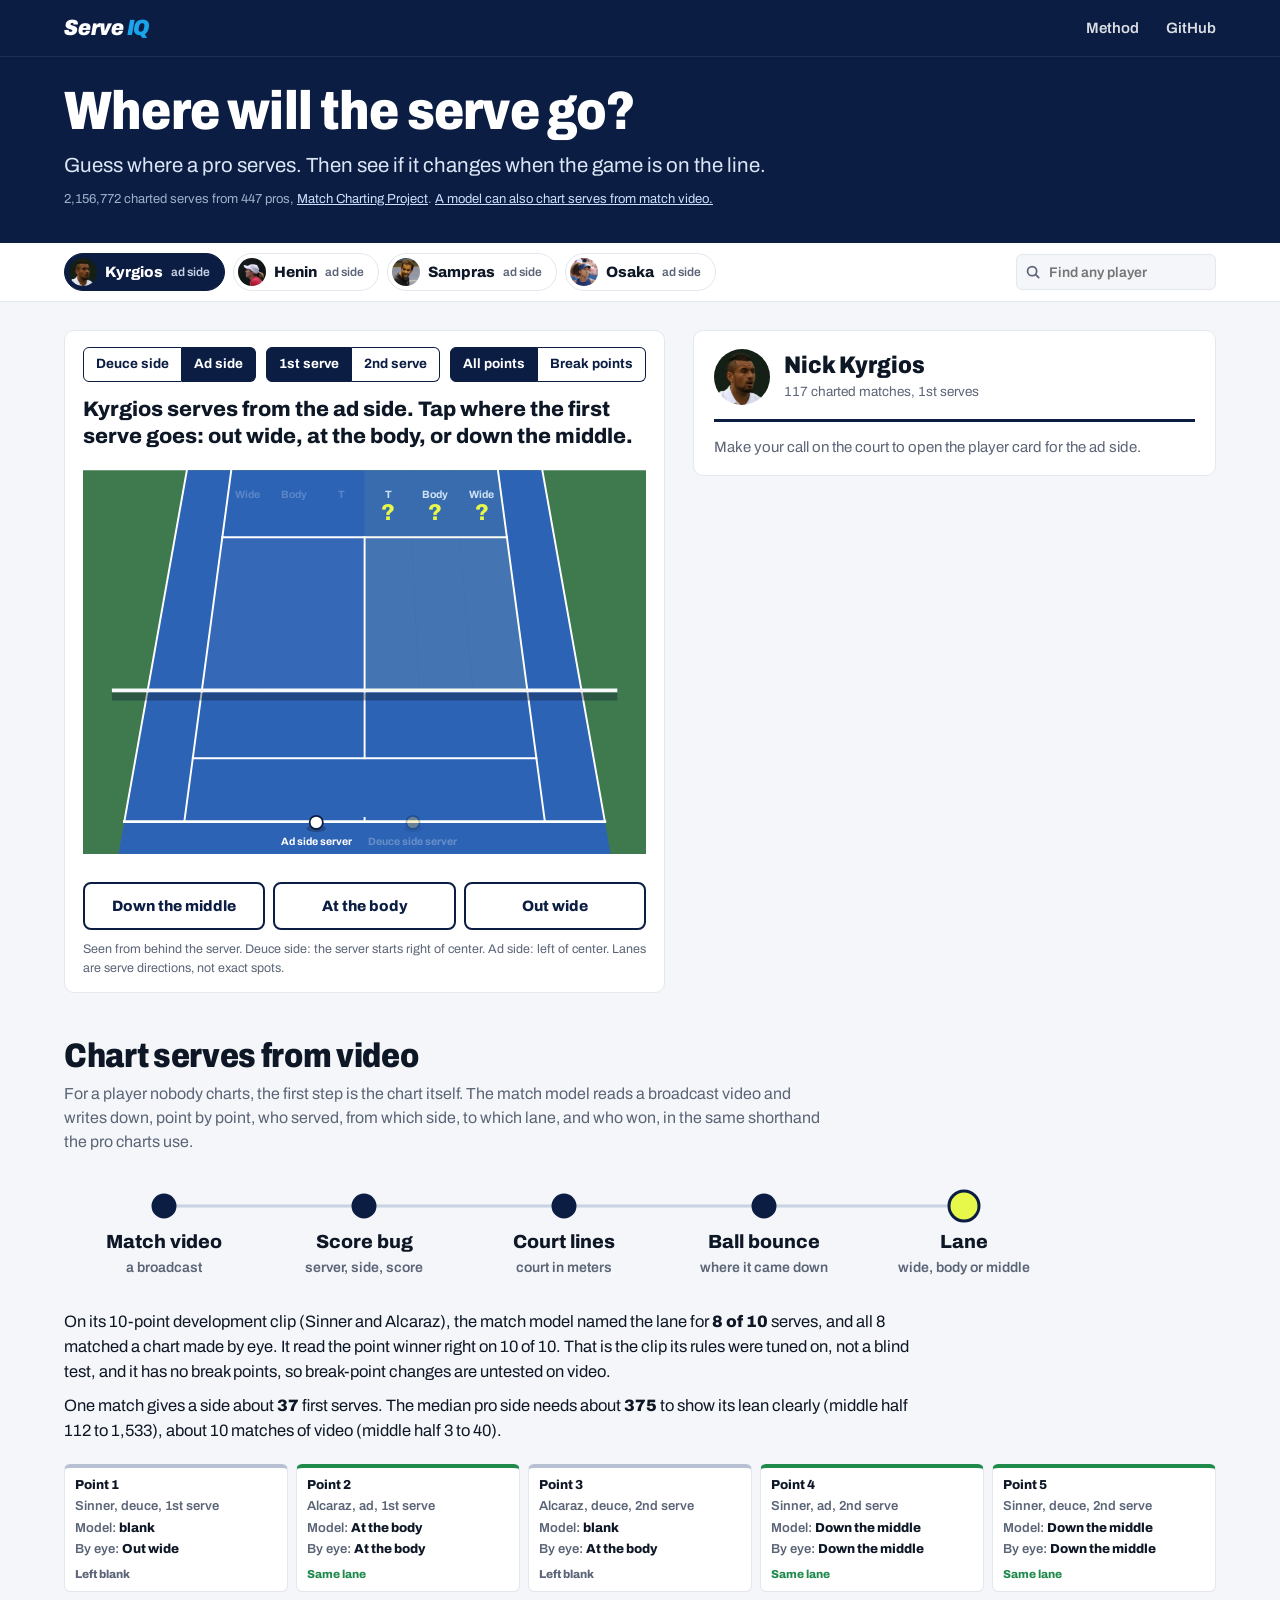
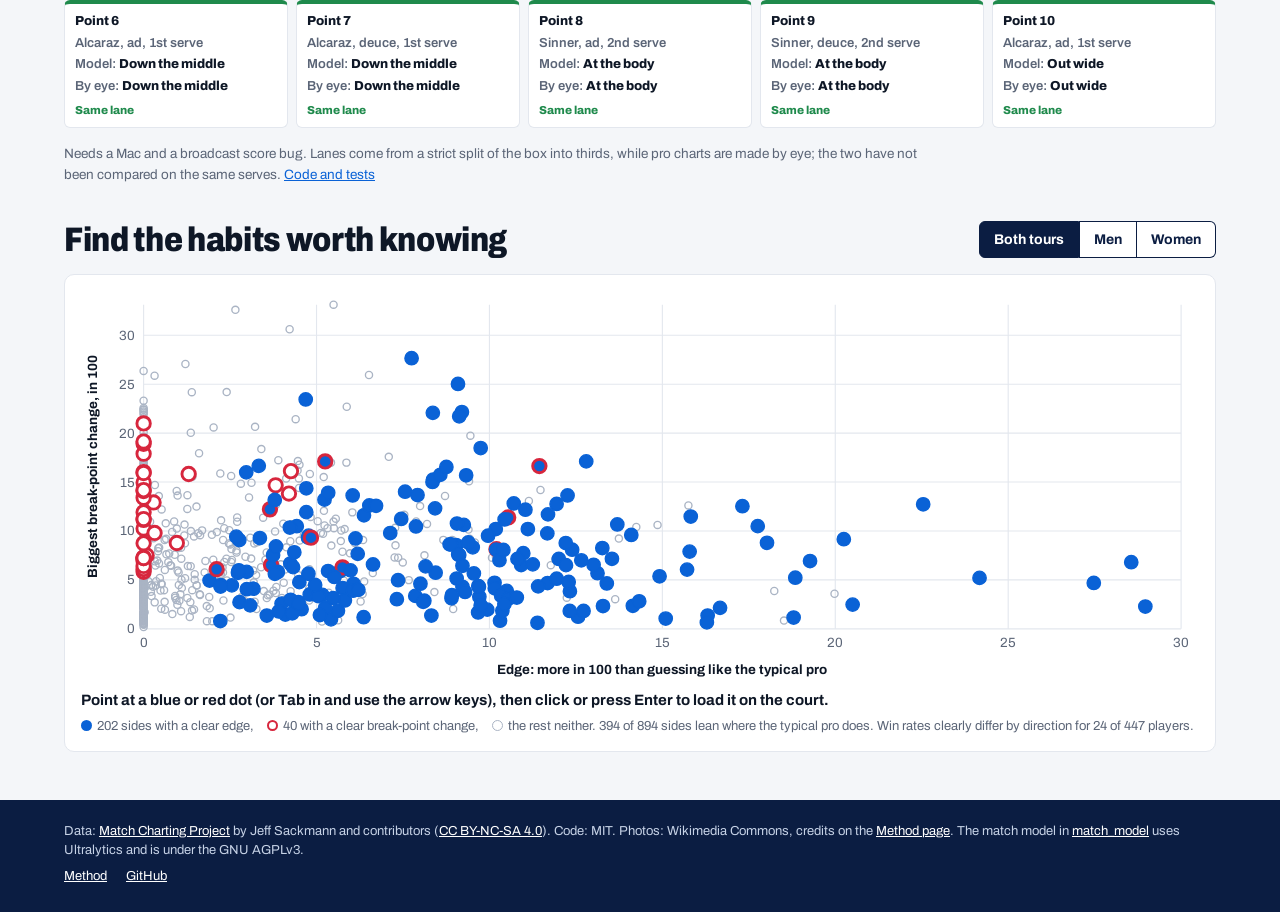
<file: site/index.html>
<!doctype html>
<html lang="en">
<head>
<meta charset="utf-8">
<meta name="viewport" content="width=device-width, initial-scale=1">
<meta name="color-scheme" content="light">
<title>Serve IQ</title>
<meta name="description" content="Call where a pro will serve, then see if it changes on break points. Serve habits of pro players from the Match Charting Project, plus a model that charts serves from match video.">
<meta name="theme-color" content="#0b1d42">
<link rel="icon" href="data:image/svg+xml,%3Csvg xmlns=%22http://www.w3.org/2000/svg%22 viewBox=%220 0 32 32%22%3E%3Crect x=%222%22 y=%222%22 width=%2228%22 height=%2228%22 rx=%225%22 fill=%22%230b1d42%22/%3E%3Cpath d=%22M9 4v24M23 4v24M9 16h14M16 9v14%22 stroke=%22%2319a4ec%22 stroke-width=%222%22/%3E%3C/svg%3E">
<link rel="preconnect" href="https://fonts.googleapis.com">
<link rel="preconnect" href="https://fonts.gstatic.com" crossorigin>
<link rel="stylesheet" href="https://fonts.googleapis.com/css2?family=Archivo:ital,wdth,wght@0,62..125,400..900;1,62..125,400..900&amp;display=swap">
<link rel="stylesheet" href="css/site.css">
<script type="module" src="js/main.js"></script>
</head>
<body data-page="index">
<a class="skip" href="#tool">Skip to the court</a>

<header class="topbar">
  <div class="wrap topbar-in">
    <a class="brand" href="./" translate="no">Serve <b>IQ</b></a>
    <nav aria-label="Site">
      <a href="method.html">Method</a>
      <a href="https://github.com/ijunsu2082-hue/tennis-serve-iq">GitHub</a>
    </nav>
  </div>
</header>

<main id="main">

<section class="head" aria-labelledby="intro-h">
  <div class="wrap">
    <p class="status" id="status" role="status" aria-live="polite" hidden></p>
    <h1 id="intro-h">Where will the serve go?</h1>
    <p class="sub">Guess where a pro serves. Then see if it changes when the game is on the line.</p>
    <p class="src needs-data"><span data-h="serves_listed" data-f="int"></span> charted serves from <span data-h="players" data-f="int"></span> pros, <a href="https://github.com/JeffSackmann/tennis_MatchChartingProject">Match Charting Project</a>. <a href="#video">A model can also chart serves from match video.</a></p>
  </div>
</section>

<div class="picker needs-data">
  <div class="wrap picker-in">
    <div class="picks" id="picks" role="group" aria-label="Quick picks"></div>
    <div class="find">
      <svg width="14" height="14" viewBox="0 0 16 16" aria-hidden="true"><circle cx="7" cy="7" r="5.2" fill="none" stroke="#5b6577" stroke-width="2"/><path d="M11 11l3.5 3.5" stroke="#5b6577" stroke-width="2" stroke-linecap="round"/></svg>
      <label class="skip" for="find">Find any player</label>
      <input id="find" list="players" type="search" placeholder="Find any player" autocomplete="off" spellcheck="false" enterkeyhint="go">
      <datalist id="players"></datalist>
      <p class="find-msg" id="find-msg" aria-live="polite"></p>
    </div>
  </div>
</div>

<section id="tool" class="tool needs-data" aria-label="Call the serve" tabindex="-1">
  <div class="wrap grid">
    <div class="panel courtbox">
      <div class="ctrls">
        <div class="seg" id="seg-side" role="group" aria-label="Court side">
          <button type="button" data-side="deuce" aria-pressed="false">Deuce side</button>
          <button type="button" data-side="ad" aria-pressed="true">Ad side</button>
        </div>
        <div class="seg" id="seg-serve" role="group" aria-label="Serve">
          <button type="button" data-serve="1" aria-pressed="true">1st serve</button>
          <button type="button" data-serve="2" aria-pressed="false">2nd serve</button>
        </div>
        <div class="seg" id="seg-sit" role="group" aria-label="Situation">
          <button type="button" data-sit="all" aria-pressed="true">All points</button>
          <button type="button" data-sit="bp" aria-pressed="false">Break points</button>
        </div>
      </div>
      <p class="prompt" id="prompt" aria-live="polite"></p>
      <svg id="court" viewBox="0 0 640 470" role="img" aria-labelledby="court-title"><title id="court-title">Serve lanes on court, seen from behind the server</title></svg>
      <div class="lanebtns" id="lanebtns" role="group" aria-label="Your call"></div>
      <p class="cap key">Seen from behind the server. Deuce side: the server starts right of center. Ad side: left of center. Lanes are serve directions, not exact spots.</p>
    </div>

    <div class="side-col">
      <div class="panel result" id="result" aria-live="polite" hidden></div>
      <div class="panel card" id="card"></div>
    </div>
  </div>
</section>

<section id="video" class="video needs-data" aria-labelledby="video-h">
  <div class="wrap">
    <h2 class="sec-h" id="video-h">Chart serves from video</h2>
    <div id="match" class="chart"></div>
  </div>
</section>

<section id="explore" class="explore needs-data" aria-labelledby="explore-h">
  <div class="wrap">
    <div class="explore-top">
      <h2 class="sec-h" id="explore-h">Find the habits worth knowing</h2>
      <div class="seg" id="seg-tour" role="group" aria-label="Tour">
        <button type="button" data-tour="all" aria-pressed="true">Both tours</button>
        <button type="button" data-tour="m" aria-pressed="false">Men</button>
        <button type="button" data-tour="w" aria-pressed="false">Women</button>
      </div>
    </div>
    <div class="panel chart scatter-box">
      <svg id="scatter" viewBox="0 0 1000 350" role="group" aria-label="Every player's first serve, by side"></svg>
      <p class="scatter-read" id="scatter-read"></p>
      <p class="scatter-cap" id="scatter-cap"></p>
    </div>
  </div>
</section>

</main>

<footer class="site-footer">
  <div class="wrap">
    <p class="license-note" id="license">Data: <a href="https://github.com/JeffSackmann/tennis_MatchChartingProject">Match Charting Project</a> by Jeff Sackmann and contributors (<a href="https://creativecommons.org/licenses/by-nc-sa/4.0/">CC BY-NC-SA 4.0</a>). Code: MIT. Photos: Wikimedia Commons, credits on the <a href="method.html#credits">Method page</a>. The match model in <a href="https://github.com/ijunsu2082-hue/tennis-serve-iq/tree/main/match_model">match_model</a> uses Ultralytics and is under the GNU AGPLv3.</p>
    <p class="footer-links"><a href="method.html">Method</a> <a href="https://github.com/ijunsu2082-hue/tennis-serve-iq">GitHub</a></p>
  </div>
</footer>
</body>
</html>
</file>
<file: site/css/site.css>
/* Serve IQ v6. Light sports-media look: white page, navy header band, one bright blue accent, Archivo
   (Google Fonts) for type. The court is the one big picture: the visitor calls the serve on it, and the
   result and player card sit beside it like a broadcast stats box. method.css adds the method page. */

:root {
  --navy: #0b1d42;
  --navy-2: #12295c;
  --blue: #0a62d6;
  --sky: #19a4ec;
  --red: #d7263d;
  --green: #1f8a4c;
  --ink: #0e1726;
  --muted: #5b6577;
  --rule: #e3e7ee;
  --track: #edf0f5;
  --paper: #ffffff;
  --page: #f4f6f9;
  --deuce: #ffd23f;
  --ad: #ffffff;
  --radius: 10px;
}

* { box-sizing: border-box; }
html { -webkit-text-size-adjust: 100%; }
body {
  margin: 0;
  background: var(--page);
  color: var(--ink);
  font-family: "Archivo", system-ui, -apple-system, "Segoe UI", Roboto, sans-serif;
  font-size: 16px;
  line-height: 1.5;
}
h1, h2, h3, p, ol, ul { margin: 0; }
a { color: var(--blue); }
img { max-width: 100%; }
button { font: inherit; }
.wrap { max-width: 1200px; margin: 0 auto; padding: 0 24px; }
.tnum, [data-h], [data-b] { font-variant-numeric: tabular-nums; }
:focus-visible { outline: 3px solid var(--sky); outline-offset: 2px; }

.skip { position: absolute; left: -9999px; top: 8px; z-index: 20; background: #fff; color: var(--ink); padding: 8px 12px; border-radius: 6px; }
.skip:focus { left: 8px; }

/* ------------------------------------------------------------ top bar and header band */
.topbar { background: var(--navy); color: #fff; }
.topbar-in { display: flex; align-items: center; justify-content: space-between; height: 56px; }
.brand { color: #fff; font-weight: 900; font-style: italic; font-size: 22px; font-stretch: 88%; text-decoration: none; letter-spacing: -0.01em; }
.brand b { color: var(--sky); font-weight: 900; }
.topbar nav a { color: #fff; font-weight: 600; font-size: 15px; text-decoration: none; margin-left: 24px; opacity: .85; }
.topbar nav a:hover, .topbar nav a[aria-current] { opacity: 1; text-decoration: underline; text-underline-offset: 5px; }

.status { margin-top: 16px; padding: 12px 14px; border-radius: 8px; background: #fff3f4; color: var(--ink); border: 1px solid #f3c2c9; }

.head { background: var(--navy); color: #fff; padding: 26px 0 34px; border-top: 1px solid rgba(255, 255, 255, .08); }
.head h1 { font-size: clamp(32px, 4.4vw, 54px); line-height: 1.04; font-weight: 850; font-stretch: 86%; letter-spacing: -0.015em; max-width: 1000px; }
.head h1 em { font-style: italic; color: var(--sky); }
.sub { margin-top: 12px; font-size: clamp(17px, 1.6vw, 21px); line-height: 1.4; max-width: 760px; color: #dbe5f5; }
.src { margin-top: 10px; font-size: 13px; color: #9fb0cc; }
.src a { color: #cfe0ff; }

/* ------------------------------------------------------------ picker bar */
.picker { background: var(--paper); border-bottom: 1px solid var(--rule); position: sticky; top: 0; z-index: 5; }
.picker-in { display: flex; align-items: center; justify-content: space-between; gap: 16px; }
.picks { display: flex; align-items: center; gap: 8px; overflow-x: auto; scrollbar-width: none; min-width: 0; padding: 10px 0; }
.picks::-webkit-scrollbar { display: none; }
.pick {
  appearance: none; display: inline-flex; align-items: center; gap: 8px; flex: none; cursor: pointer;
  border: 1.5px solid var(--rule); background: #fff; color: var(--ink); border-radius: 999px; padding: 4px 14px 4px 4px;
  font-weight: 800; font-size: 15px;
}
.pick img { width: 28px; height: 28px; border-radius: 50%; object-fit: cover; background: var(--track); flex: none; }
.pick small { font-weight: 600; font-size: 12px; color: var(--muted); }
.pick:hover { border-color: var(--blue); }
.pick[aria-pressed="true"] { border-color: var(--navy); background: var(--navy); color: #fff; }
.pick[aria-pressed="true"] small { color: #c6d2e6; }
.find { position: relative; }
.find input {
  width: 200px; height: 36px; border: 1.5px solid var(--rule); border-radius: 6px; padding: 0 10px 0 32px;
  font: inherit; font-size: 14px; font-weight: 600; color: var(--ink); background: var(--page);
}
.find input:focus { border-color: var(--blue); background: #fff; outline: none; box-shadow: 0 0 0 3px rgba(10, 98, 214, .18); }
.find svg { position: absolute; left: 10px; top: 50%; transform: translateY(-50%); pointer-events: none; }
.find-msg { position: absolute; right: 0; top: 40px; font-size: 12px; color: var(--red); white-space: nowrap; }
.find-msg:empty { display: none; }
.seg { display: flex; flex: none; }
.seg button { appearance: none; font-weight: 700; font-size: 14px; border: 1.5px solid var(--navy); background: #fff; color: var(--navy); padding: 7px 14px; cursor: pointer; }
.seg button:first-child { border-radius: 6px 0 0 6px; }
.seg button:last-child { border-radius: 0 6px 6px 0; border-left: 0; }
.seg button[aria-pressed="true"] { background: var(--navy); color: #fff; }

/* ------------------------------------------------------------ main grid: court + stats */
.tool { padding: 28px 0 8px; }
.grid { display: grid; grid-template-columns: minmax(0, 1.15fr) minmax(0, 1fr); gap: 28px; align-items: start; }
.panel { background: var(--paper); border: 1px solid var(--rule); border-radius: var(--radius); }
.panel-h { font-size: 13px; font-weight: 700; color: var(--muted); }

.courtbox { padding: 16px 18px 14px; }
.ctrls { display: flex; flex-wrap: wrap; gap: 8px 10px; }
.ctrls .seg button { padding: 6px 12px; font-size: 13.5px; }
.prompt { margin-top: 14px; font-size: clamp(18px, 1.7vw, 21px); font-weight: 800; line-height: 1.3; min-height: 2.6em; }
#court { display: block; width: 100%; height: auto; margin-top: 8px; border-radius: 4px; }
#court .lane-hit { pointer-events: none; }
#court .lane-hit.on { pointer-events: auto; cursor: pointer; }
#court .lane-hit.on { fill: rgba(232, 248, 74, .06); animation: lanepulse 1.3s ease-in-out infinite alternate; }
#court .lane-hit.on:hover { fill: rgba(232, 248, 74, .26); animation: none; }
#court text.q { fill: #e8f84a; font-size: 26px; }
@keyframes lanepulse { to { fill: rgba(232, 248, 74, .18); } }
.lanebtns { display: grid; grid-template-columns: repeat(3, minmax(0, 1fr)); gap: 8px; margin-top: 10px; }
.lanebtn {
  appearance: none; border: 2px solid var(--navy); background: #fff; color: var(--navy); border-radius: 8px;
  padding: 11px 6px; font-weight: 800; font-size: 15px; cursor: pointer;
}
.lanebtn:hover:not(:disabled) { background: #eef5ff; }
.lanebtn:disabled { cursor: default; opacity: .45; }
.lanebtn[aria-pressed="true"] { opacity: 1; background: var(--navy); color: #fff; }
.cap { margin-top: 10px; font-size: 12.5px; color: var(--muted); }

.side-col { display: grid; gap: 16px; align-content: start; }
.result { padding: 18px 20px; border-top: 4px solid var(--blue); }
.result .big { font-size: 15px; font-weight: 700; color: var(--muted); }
.result .big b { font-size: 64px; font-weight: 900; font-stretch: 86%; line-height: 1; color: var(--ink); margin-right: 6px; }
.result .lead { margin-top: 6px; font-size: 17px; font-weight: 700; line-height: 1.35; }
.rbars { margin-top: 14px; display: grid; gap: 8px; }
.rb { display: grid; grid-template-columns: 132px 1fr 36px; align-items: center; gap: 10px; font-size: 13.5px; font-weight: 700; }
.rt { height: 14px; background: var(--track); border-radius: 4px; position: relative; overflow: hidden; }
.rt b { position: absolute; inset: 0 auto 0 0; width: 0; border-radius: 4px; transition: width .8s cubic-bezier(.2, .8, .2, 1); }
.rb.you .rt b { background: var(--blue); }
.rb.typ .rt b { background: var(--sky); }
.rb.rnd .rt b { background: #b7c1d1; }
.rv { text-align: right; font-weight: 800; font-size: 16px; }
.result .note { margin-top: 8px; font-size: 12.5px; color: var(--muted); }
.result .line { margin-top: 10px; font-size: 15px; font-weight: 600; line-height: 1.4; }
.result .line.good { color: var(--green); font-weight: 800; }
.result .line.chip { display: block; background: #fff4d1; border-left: 4px solid var(--deuce); padding: 8px 10px; border-radius: 4px; font-weight: 800; }
.ractions { display: flex; flex-wrap: wrap; gap: 8px; margin-top: 14px; }
.btn {
  appearance: none; border: 2px solid var(--navy); background: #fff; color: var(--navy); border-radius: 8px;
  padding: 9px 14px; font-weight: 800; font-size: 14.5px; cursor: pointer;
}
.btn.primary { background: var(--navy); color: #fff; }
.btn:hover { border-color: var(--blue); }
.gloss { margin-top: 8px; font-size: 12.5px; color: var(--muted); }

.card { padding: 18px 20px 16px; }
.card .wait { margin-top: 14px; font-size: 15px; color: var(--muted); }
.scout h3 { margin-top: 14px; font-size: 15px; font-weight: 800; }
.scout dl { margin: 8px 0 0; display: grid; grid-template-columns: minmax(0, 150px) 1fr; gap: 0 14px; font-size: 14.5px; }
.scout dt { color: var(--muted); font-weight: 700; padding: 7px 0; border-top: 1px solid var(--rule); }
.scout dd { margin: 0; padding: 7px 0; border-top: 1px solid var(--rule); font-weight: 600; }
.scout .win { margin-top: 10px; font-size: 13.5px; color: var(--muted); }

.who { display: flex; align-items: center; gap: 14px; padding-bottom: 14px; border-bottom: 3px solid var(--navy); }
.who img, .who .ball { width: 56px; height: 56px; border-radius: 50%; object-fit: cover; flex: none; background: var(--track); }
.who .ball { display: block; background: var(--deuce); border: 3px solid var(--navy); }
.who h2 { font-size: 24px; font-weight: 850; font-stretch: 88%; line-height: 1.08; }
.who p { margin-top: 3px; font-size: 13.5px; color: var(--muted); }

/* ------------------------------------------------------------ explorer */
.explore { padding: 8px 0 48px; }
.explore-top { display: flex; align-items: center; justify-content: space-between; gap: 12px; flex-wrap: wrap; }
.scatter-box { margin-top: 16px; padding: 14px 16px; }
#scatter { display: block; width: 100%; height: auto; }
#scatter .dot.live { cursor: pointer; }
#scatter .dot.live:hover, #scatter .dot.on { stroke-width: 3.5; }
#scatter .dot.live:focus { outline: none; }
#scatter .dot.live:focus-visible { stroke: var(--sky); stroke-width: 4.5; }
@media (max-width: 600px) {
  #scatter .dot { r: 6px; }
  #scatter .dot.live { r: 13px; }
}
.scatter-read { margin-top: 8px; font-size: 15px; font-weight: 700; min-height: 1.5em; }
.scatter-cap { margin-top: 6px; font-size: 13px; color: var(--muted); }
.scatter-cap .k { display: inline-block; width: 11px; height: 11px; border-radius: 50%; margin: 0 5px 0 10px; vertical-align: -1px; }
.scatter-cap .k:first-child { margin-left: 0; }
.k-fill { background: var(--blue); }
.k-ring { background: #fff; border: 2.5px solid var(--red); }
.k-hollow { border: 1.5px solid #aab4c4; }

/* ------------------------------------------------------------ match model */
.video { padding: 36px 0 28px; }
.sec-h { font-size: clamp(26px, 3vw, 34px); font-weight: 850; font-stretch: 86%; line-height: 1.1; letter-spacing: -0.01em; }
.video .lede { margin-top: 8px; max-width: 760px; font-size: 16px; color: var(--muted); }
.pipe { display: block; width: 100%; height: auto; margin-top: 18px; max-width: 1000px; }
.pipe-list { display: none; list-style: none; counter-reset: step; padding: 0; margin: 16px 0 0; gap: 6px; }
.pipe-list li { counter-increment: step; display: flex; align-items: baseline; gap: 8px; font-size: 14.5px; color: var(--muted); }
.pipe-list li::before { content: counter(step); flex: none; width: 22px; height: 22px; border-radius: 50%; background: var(--navy); color: #fff; font-size: 12px; font-weight: 800; display: grid; place-items: center; }
.pipe-list li:last-child::before { background: #e8f84a; color: var(--navy); }
.pipe-list b { color: var(--ink); }
@media (max-width: 600px) { .pipe { display: none; } .pipe-list { display: grid; } }
.claim { margin-top: 18px; max-width: 860px; display: grid; gap: 10px; font-size: 16.5px; line-height: 1.5; }
.claim b { font-weight: 850; }
.pts { list-style: none; padding: 0; margin: 20px 0 0; display: grid; grid-template-columns: repeat(5, minmax(0, 1fr)); gap: 8px; }
.pt { background: #fff; border: 1px solid var(--rule); border-top: 4px solid var(--rule); border-radius: 6px; padding: 8px 10px; display: grid; gap: 2px; font-size: 13px; }
.pt.same { border-top-color: var(--green); }
.pt.blank { border-top-color: #b7c1d1; }
.pt.diff { border-top-color: var(--red); }
.pn { font-weight: 800; }
.ps { color: var(--muted); font-weight: 600; }
.pl { color: var(--muted); font-weight: 600; }
.pl b { color: var(--ink); font-weight: 800; }
.pt-tag { margin-top: 4px; font-size: 11.5px; font-weight: 800; }
.pt.same .pt-tag { color: var(--green); }
.pt.blank .pt-tag { color: var(--muted); }
.pt.diff .pt-tag { color: var(--red); }
.limits { margin-top: 16px; font-size: 13.5px; color: var(--muted); max-width: 860px; }

/* ------------------------------------------------------------ footer */
.site-footer { background: var(--navy); color: #c6d2e6; padding: 22px 0 26px; font-size: 13px; }
.site-footer a { color: #fff; }
.footer-links { margin-top: 6px; }
.footer-links a { margin-right: 16px; }

/* no data: hide the parts that need it */
.no-data .needs-data { display: none; }

@media (max-width: 960px) {
  .grid { grid-template-columns: 1fr; }
  .picker-in { flex-direction: column; align-items: stretch; gap: 0; }
  .find { padding: 0 0 10px; }
  .pts { grid-template-columns: repeat(2, minmax(0, 1fr)); }
  .find { flex: 1; }
  .find input { width: 100%; }
  .find-msg { left: 0; right: auto; }
}
@media (max-width: 480px) {
  .wrap { padding: 0 16px; }
  .head { padding: 20px 0 24px; }
  .courtbox, .result, .card { padding: 14px; }
  .pick { font-size: 14px; }
  .lanebtn { font-size: 14px; padding: 11px 4px; }
  .rb { grid-template-columns: 112px 1fr 30px; }
  .result .big b { font-size: 52px; }
  .scout dl { grid-template-columns: minmax(0, 118px) 1fr; }
}
@media (prefers-reduced-motion: reduce) {
  .rt b { transition: none; }
  #court .lane-hit.on { animation: none; fill: rgba(232, 248, 74, .14); }
}
</file>
